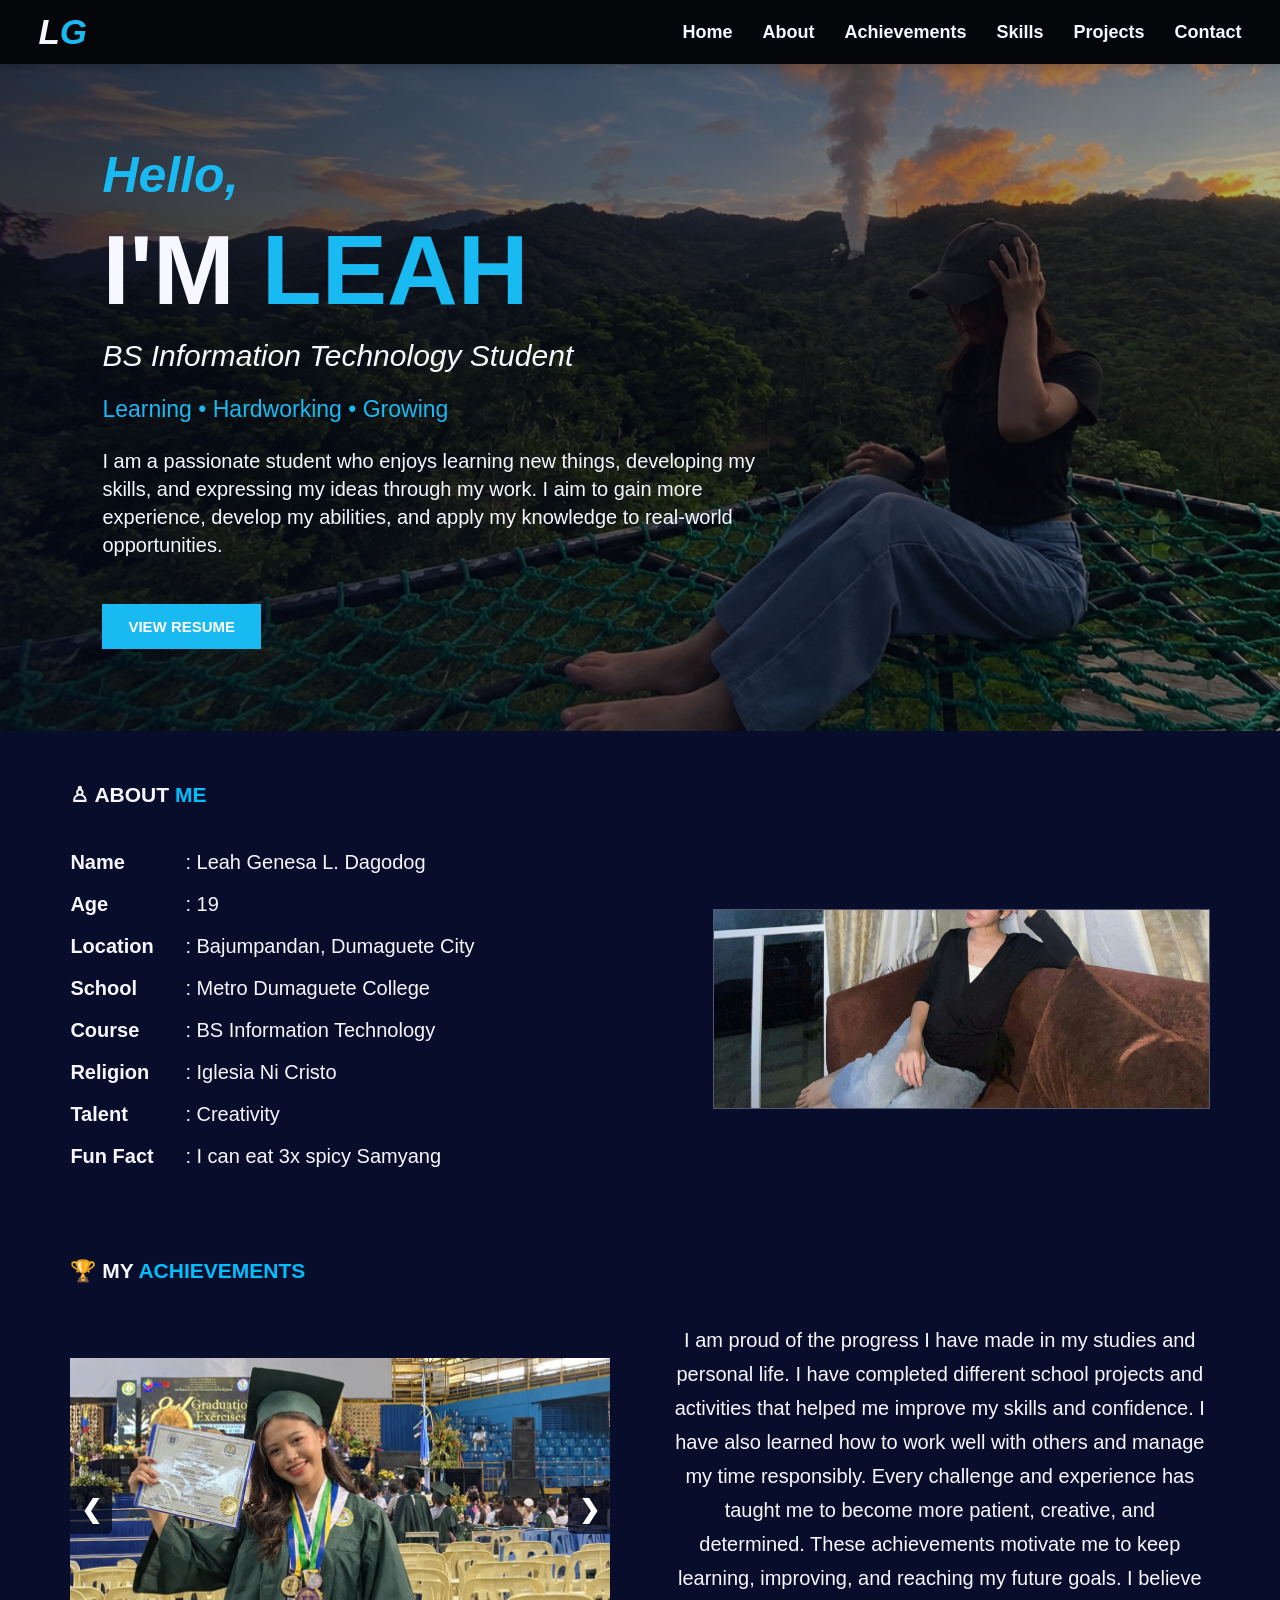
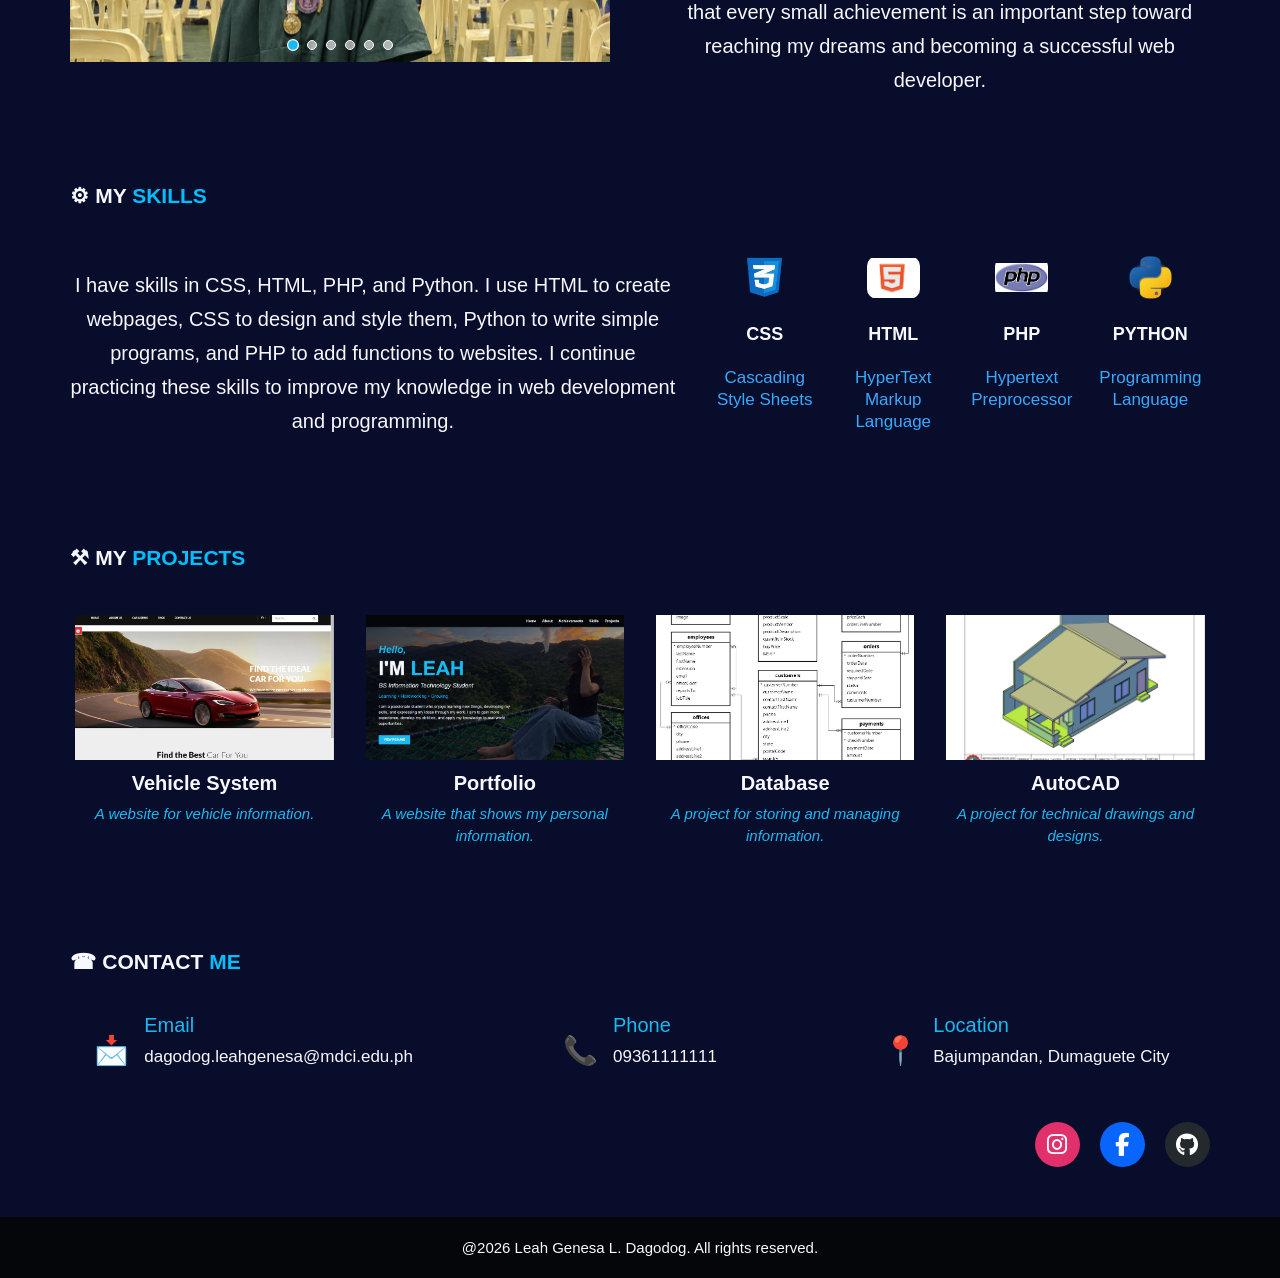
<file: index.html>
<!DOCTYPE html>
<html lang="en">
<head>
    <meta charset="UTF-8">
    <meta name="viewport" content="width=device-width, initial-scale=1.0">
    <title>Leah's Portfolio</title>
    <link rel="stylesheet" href="style.css">
</head>
<body id="top">

    <!-- NAVIGATION -->
    <header class="navbar">
        <a class="logo">L<span>G</span></a>

        <nav>
            <ul class="nav-links">
                <li><a href="#home">Home</a></li>
                <li><a href="#about">About</a></li>
                <li><a href="#achievements">Achievements</a></li>
                <li><a href="#skills">Skills</a></li>
                <li><a href="#projects">Projects</a></li>
                <li><a href="#contact">Contact</a></li>
            </ul>
        </nav>
    </header>

    <!-- HOME -->
    <section class="hero" id="home">
        <div class="hero-content">
            <p class="hello">Hello,</p>
            <h1>I'M <span>LEAH</span></h1>
            <h3>BS Information Technology Student</h3>
            <p class="keywords">Learning • Hardworking • Growing</p>

            <p class="intro">
                I am a passionate student who enjoys learning new things,
                developing my skills, and expressing my ideas through my work. 
                I aim to gain more experience, develop my abilities, and apply my knowledge to real-world opportunities.
            </p>

            <a href="resume.html" class="button">VIEW RESUME</a>
        </div>
    </section>

    <!-- ABOUT ME -->
    <section class="section" id="about">
        <h2>♙ ABOUT <span class="highlight-title">ME</span></h2>

        <div class="about-grid">
            <div class="personal-info">
                <p><strong>Name</strong><span>: Leah Genesa L. Dagodog</span></p>
                <p><strong>Age</strong><span>: 19</span></p>
                <p><strong>Location</strong><span>: Bajumpandan, Dumaguete City</span></p>
                <p><strong>School</strong><span>: Metro Dumaguete College</span></p>
                <p><strong>Course</strong><span>: BS Information Technology</span></p>
                <p><strong>Religion</strong><span>: Iglesia Ni Cristo</span></p>
                <p><strong>Talent</strong><span>: Creativity</span></p>
                <p><strong>Fun Fact</strong><span>: I can eat 3x spicy Samyang</span></p>
            </div>

            <img
                class="about-photo"
                src="kani.jpg"
                alt="About me photo">
        </div>
    </section>

    
<!-- ACHIEVEMENTS -->
<section class="section" id="achievements">

    <h2>🏆 MY <span class="highlight-title">ACHIEVEMENTS</span></h2>

    <div class="achievement-grid">

        <div class="slider">

            <!-- Select which picture is visible -->
            <input type="radio" name="slide" id="slide1" checked>
            <input type="radio" name="slide" id="slide2">
            <input type="radio" name="slide" id="slide3">
            <input type="radio" name="slide" id="slide4">
            <input type="radio" name="slide" id="slide5">
            <input type="radio" name="slide" id="slide6">

            <div class="slides">

                <!-- PICTURE 1 -->
                <div class="slide">
                    <img src="1st achievement.png" alt="First Achievement">

                    <label for="slide6" class="arrow left">&#10094;</label>
                    <label for="slide2" class="arrow right">&#10095;</label>
                </div>

                <!-- PICTURE 2 -->
                <div class="slide">
                    <img src="2nd achievement.jpg" alt="Second Achievement">

                    <label for="slide1" class="arrow left">&#10094;</label>
                    <label for="slide3" class="arrow right">&#10095;</label>
                </div>

                <!-- PICTURE 3 -->
                <div class="slide">
                    <img src="3rd achievement.jpg" alt="Third Achievement">

                    <label for="slide2" class="arrow left">&#10094;</label>
                    <label for="slide4" class="arrow right">&#10095;</label>
                </div>

                <!-- PICTURE 4 -->
                <div class="slide">
                    <img src="achieve4.jpg" alt="Fourth Achievement">

                    <label for="slide3" class="arrow left">&#10094;</label>
                    <label for="slide5" class="arrow right">&#10095;</label>
                </div>

                <!-- PICTURE 5 -->
                <div class="slide">
                    <img src="achieve5.jpg" alt="Fifth Achievement">

                    <label for="slide4" class="arrow left">&#10094;</label>
                    <label for="slide6" class="arrow right">&#10095;</label>
                </div>

                <!-- PICTURE 6 -->
                <div class="slide">
                    <img src="achieve6.jpg" alt="Sixth Achievement">

                    <label for="slide5" class="arrow left">&#10094;</label>
                    <label for="slide1" class="arrow right">&#10095;</label>
                </div>

            </div>

            <!-- CLICKABLE SLIDE DOTS -->
            <div class="slide-dots">
                <label for="slide1" aria-label="Show picture 1"></label>
                <label for="slide2" aria-label="Show picture 2"></label>
                <label for="slide3" aria-label="Show picture 3"></label>
                <label for="slide4" aria-label="Show picture 4"></label>
                <label for="slide5" aria-label="Show picture 5"></label>
                <label for="slide6" aria-label="Show picture 6"></label>
            </div>

        </div>

        <p class="achievement-text">
            I am proud of the progress I have made in my studies and
            personal life. I have completed different school projects
            and activities that helped me improve my skills and confidence.
            I have also learned how to work well with others and manage
            my time responsibly. Every challenge and experience has taught
            me to become more patient, creative, and determined.
            These achievements motivate me to keep learning, improving,
            and reaching my future goals. I believe that every small
            achievement is an important step toward reaching my dreams
            and becoming a successful web developer.
        </p>

    </div>
</section>


    <!-- SKILLS -->
    <section class="section" id="skills">
        <h2>⚙ MY <span class="highlight-title">SKILLS</span></h2>

        <div class="skills-grid">
            <p class="skills-description">
                I have skills in CSS, HTML, PHP, and Python. I use HTML to
                create webpages, CSS to design and style them, Python to write
                simple programs, and PHP to add functions to websites.
                I continue practicing these skills to improve my knowledge
                in web development and programming.
            </p>

            <div class="skills-list">

                <!-- CSS -->

                <div class="skill">

                   <div class="skill-logo">
                    <img src="css.png" alt="CSS">
                   </div>

                    <h3>CSS</h3>

                    <p>
                        Cascading Style Sheets
                    </p>

                </div>


                <!-- HTML -->

                <div class="skill">

                    <div class="skill-logo">
                     <img src="html.jpg" alt="HTML">
                    </div>

                    <h3>HTML</h3>

                    <p>
                        HyperText Markup Language
                    </p>

                </div>


                <!-- PHP -->

                <div class="skill">

                    <div class="skill-logo">
                     <img src="php.png" alt="PHP">
                    </div>

                    <h3>PHP</h3>

                    <p>
                        Hypertext Preprocessor
                    </p>

                </div>


                <!-- PYTHON -->

                <div class="skill">

                   <div class="skill-logo">
                    <img src="python.png" alt="Python">
                   </div>

                    <h3>PYTHON</h3>

                    <p>
                        Programming Language
                    </p>

                </div>

            </div>
        </div>
    </section>

    <!-- PROJECTS -->
    <section class="section" id="projects">
        <h2>⚒ MY <span class="highlight-title">PROJECTS</span></h2>

        <div class="project-grid">

            <div class="project-card">
                <img
                    src="vehicle.png"
                >
                <h3>Vehicle System</h3>
                <p>A website for vehicle information.</p>
            </a>
            </div>

            <div class="project-card">
                <img
                    src="portfolio.png"
                >
                <h3>Portfolio</h3>
                <p>A website that shows my personal information.</p>
            </a>
            </div>

            <div class="project-card">
                <img
                    src="database.png"
                >
                <h3>Database</h3>
                <p>A project for storing and managing information.</p>
            </a>
            </div>

            <div class="project-card">
                <img
                    src="autocad.png"
                >
                <h3>AutoCAD</h3>
                <p>A project for technical drawings and designs.</p>
            </a>
            </div>

        </div>
    </section>

    <!-- CONTACT -->
    <section class="section" id="contact">
        <h2>☎ CONTACT <span class="highlight-title">ME</span></h3></span></h2>

        <div class="contact-grid">

            <div class="contact-item">
                <span class="contact-icon">📩</span>
                <div>
                    <h3>Email</h3>
                    <p>
                        dagodog.leahgenesa@mdci.edu.ph
                    </p>
                </div>
            </div>

            <div class="contact-item">
                <span class="contact-icon">📞</span>
                <div>
                    <h3>Phone</h3>
                    <p> 09361111111</p>
                </div>
            </div>

            <div class="contact-item">
                <span class="contact-icon">📍</span>
                <div>
                    <h3>Location</h3>
                    <p>Bajumpandan, Dumaguete City</p>
                </div>
            </div>

        </div>

<!-- SOCIAL MEDIA LINKS -->
<link rel="stylesheet" href="https://cdnjs.cloudflare.com/ajax/libs/font-awesome/6.7.2/css/all.min.css">
<div class="social-links">

    <!-- Instagram -->
    <a class="social instagram"
       href="https://www.instagram.com/gen_esaxj/"
       target="_blank"
       rel="noopener noreferrer"
       aria-label="Instagram">
        <i class="fa-brands fa-instagram"></i>
    </a>

    <!-- Facebook -->
    <a class="social facebook"
       href="https://www.facebook.com/Genesaxj"
       target="_blank"
       rel="noopener noreferrer"
       aria-label="Facebook">
        <i class="fa-brands fa-facebook-f"></i>
    </a>

    <!-- GitHub -->
    <a class="social github"
       href="https://github.com/dagodogleahgenesa"
       target="_blank"
       rel="noopener noreferrer"
       aria-label="GitHub">
        <i class="fa-brands fa-github"></i>
    </a>

</div>

    </section>

    <!-- CLICK FOOTER TO RETURN TO TOP -->
    <a class="footer" href="#top" title="Back to top">
        @2026 Leah Genesa L. Dagodog. All rights reserved. 
    </a>

</body>
</html>
</file>
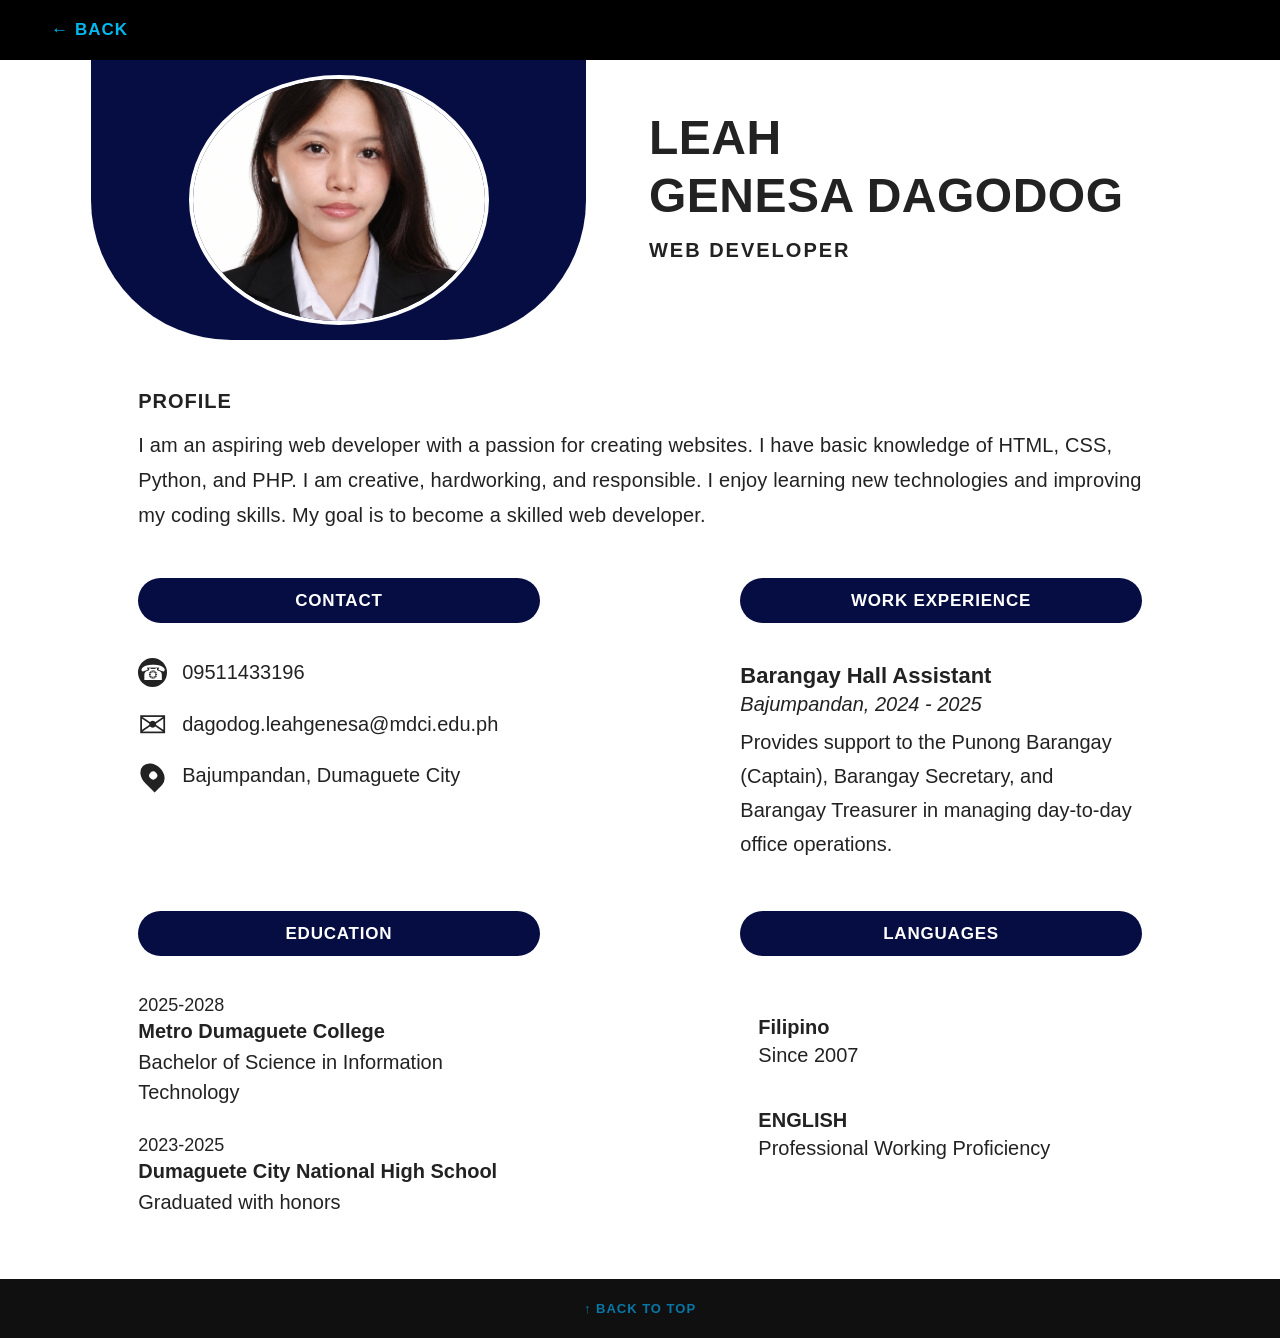
<file: resume.html>
<!DOCTYPE html>
<html lang="en">
<head>
    <meta charset="UTF-8">
    <meta name="viewport" content="width=device-width, initial-scale=1.0">

    <title>Leah's Resume</title>

    <link rel="stylesheet" href="resume.css">
</head>

<body id="top">

    <!-- TOP NAVIGATION -->
    <nav class="top-nav">
        <a href="index.html">← BACK</a>
    </nav>

    <!-- RESUME -->
    <div class="resume-container">

        <!-- HEADER -->
        <header class="resume-header">

            <!-- PROFILE PHOTO -->
            <div class="header-left">
                <div class="profile-image">
                    <img src="RESUME.jpg" alt="Leah Genesa Dagodog">
                </div>
            </div>

            <!-- NAME AND POSITION -->
            <div class="header-right">
                <h1>
                    LEAH <br>
                    GENESA  
                    DAGODOG
                </h1>

                <h3>WEB DEVELOPER</h3>
            </div>

        </header>


        <!-- PROFILE SECTION -->
        <section class="profile-section">

            <h2>PROFILE</h2>

            <p>
                I am an aspiring web developer with a passion for creating websites.
                I have basic knowledge of HTML, CSS, Python, and PHP. I am creative,
                hardworking, and responsible. I enjoy learning new technologies
                and improving my coding skills. My goal is to become a skilled
                web developer.
            </p>

        </section>


        <!-- RESUME INFORMATION -->
        <main class="resume-content">

            <!-- CONTACT -->
            <section class="resume-section contact-section">

                <h2 class="section-heading">CONTACT</h2>

                <div class="contact-list">

                    <div class="contact-item">
                        <span class="contact-icon phone-icon">☎</span>
                        <p>09511433196</p>
                    </div>

                    <div class="contact-item">
                        <span class="contact-icon email-icon">✉</span>
                        <p>dagodog.leahgenesa@mdci.edu.ph</p>
                    </div>

                    <div class="contact-item">
                        <span class="contact-icon location-icon">●</span>
                        <p>Bajumpandan, Dumaguete City</p>
                    </div>

                </div>

            </section>


            <!-- WORK EXPERIENCE -->
            <section class="resume-section experience-section">

                <h2 class="section-heading">WORK EXPERIENCE</h2>

                <div class="experience-details">

                    <h3>Barangay Hall Assistant</h3>

                    <p class="experience-date">
                        Bajumpandan, 2024 - 2025
                    </p>

                    <p class="experience-description">
                        Provides support to the Punong Barangay (Captain),
                        Barangay Secretary, and Barangay Treasurer in managing
                        day-to-day office operations.
                    </p>

                </div>

            </section>


            <!-- EDUCATION -->
            <section class="resume-section education-section">

                <h2 class="section-heading">EDUCATION</h2>

                <div class="education-details">

                    <div class="education-item">

                        <p class="education-date">2025-2028</p>

                        <h3>Metro Dumaguete College</h3>

                        <p>
                            Bachelor of Science in Information Technology
                        </p>

                    </div>


                    <div class="education-item">

                        <p class="education-date">2023-2025</p>

                        <h3>Dumaguete City National High School</h3>

                        <p>Graduated with honors</p>

                    </div>

                </div>

            </section>


            <!-- LANGUAGES -->
            <section class="resume-section languages-section">

                <h2 class="section-heading">LANGUAGES</h2>

                <div class="language-details">

                    <div class="language-item">

                        <h3>Filipino</h3>

                        <p>Since 2007</p>

                    </div>


                    <div class="language-item">

                        <h3>ENGLISH</h3>

                        <p>Professional Working Proficiency</p>

                    </div>

                </div>

            </section>

        </main>


        <!-- FOOTER -->
        <footer class="resume-footer">

            <a href="#top">↑ BACK TO TOP</a>

        </footer>

    </div>

</body>
</html>
</file>
<file: style.css>
/* =========================
   GENERAL STYLE
========================= */

:root {
    --bg: #080d2c;
    --nav: #050609;
    --cyan: #19b9f2;
    --white: #f7f8ff;
    --muted: #d7d9e7;
}

* {
    box-sizing: border-box;
}

html {
    scroll-behavior: smooth;
    scroll-padding-top: 65px;
}

body {
    margin: 0;
    background: var(--bg);
    color: var(--white);
    font-family: Arial, Helvetica, sans-serif;
    font-size: 14px;
}

img {
    display: block;
    max-width: 100%;
}

a {
    color: inherit;
}

/* =========================
   NAVIGATION BAR
========================= */

.navbar {
    position: sticky;
    top: 0;
    z-index: 100;
    min-height: 58px;
    padding: 12px 3%;
    display: flex;
    align-items: center;
    justify-content: space-between;
    gap: 20px;
    background: var(--nav);
    box-shadow: 0 2px 12px rgba(0, 0, 0, 0.2);
}

.logo {
    color: var(--white);
    font-size: 35px;
    font-weight: 800;
    font-style: italic;
    text-decoration: none;
}

.logo span {
    color: var(--cyan);
}

.nav-links {
    display: flex;
    flex-wrap: wrap;
    align-items: center;
    justify-content: flex-end;
    gap: 12px 30px;
    list-style: none;
    padding: 0;
    margin: 0;
}

.nav-links a {
    color: var(--white);
    font-size: 18px;
    font-weight: bold;
    text-decoration: none;
    transition: color 0.3s;
}

.nav-links a:hover {
    color: var(--cyan);
}

/* =========================
   HOME / HERO
========================= */

.hero {
    min-height: 470px;
    display: flex;
    align-items: center;
    background:
        linear-gradient(
            90deg,
            rgba(4, 7, 23, 0.78),
            rgba(4, 7, 23, 0.3)
        ),
        url("herovan.png")
        center 80% / cover no-repeat;
}

.hero-content {
    width: 200%;
    max-width: 1400px;
    margin: 0 auto;
    padding: 82px 8%;

}

.hello {
    color: var(--cyan);
    font-size: 50px;
    font-weight: bold;
    font-style: italic;
    margin: 0 0 10px;
}

.hero h1 {
    font-size: clamp(98px, 5vw, 54px);
    margin: 0 0 12px;
}

.hero h1 span {
    color: var(--cyan);
}

.hero h3 {
    font-size: 30px;
    font-weight: normal;
    font-style: italic;
    margin: 0 0 5px;
}

.keywords {
    color: var(--cyan);
    font-size: 23px;
    margin-bottom: 24px;
    
}

.intro {
    max-width: 700px;
    line-height: 1.4;
    margin-bottom: 45px;
    font-size: 20px;
}

.button {
    display: inline-block;
    padding: 13px 25px;
    background: var(--cyan);
    border: 1px solid var(--cyan);
    color: white;
    font-size: 15px;
    font-weight: bold;
    text-decoration: none;
    transition: 0.3s;
}

.button:hover {
    background: #078cc0;
    transform: translateY(-2px);
}

/* =========================
   SHARED SECTION STYLE
========================= */

.section {
    width: 100%;
    padding: 35px clamp(22px, 5.5vw, 86px);
    border-bottom: 1px solid (255, 255, 255, 0.5);
    scroll-margin-top: 65px;
    
}

.section-title {
    display: flex;
    align-items: center;
    gap: 12px;
    margin: 0 0 28px;
    font-size: 25px;
    font-weight: normal     ;
    font-style: italic;
    text-transform: uppercase;
    
}

.section-title span {
    color: var(--cyan);
}

/* =========================
   ABOUT ME
========================= */

.about-grid {
    display: grid;
    grid-template-columns: 1.1fr 0.9fr;
    align-items: center;
    gap: 35px;
}

.personal-info {
    display: flex;
    flex-direction: column;
    gap: 12px;
}

.personal-info p {
    display: grid;
    grid-template-columns: 105px 1fr;
    gap: 10px;
    margin: 0;
    font-size: 20px;
    line-height: 1.5;
}

.personal-info strong {
    color: var(--white);
}

.personal-info span {
    overflow-wrap: anywhere;
}

.about-photo {
    width: 100%;
    height: 200px;
    object-fit: cover;
    border: 1px solid rgba(255, 255, 255, 0.3);
}


/* =========================
   ACHIEVEMENT SLIDESHOW
   HTML AND CSS ONLY
========================= */

.achievement-grid {
    display: grid;
    grid-template-columns: 1fr 1fr;
    align-items: center;
    gap: clamp(25px, 5vw, 60px);
}

.slider {
    width: 100%;
    position: relative;
    overflow: hidden;
    aspect-ratio: 16 / 9;
    background: #111936;
}

/* Hide radio buttons */
.slider input {
    position: absolute;
    opacity: 0;
    pointer-events: none;
}

/* Six pictures in one horizontal row */
.slides {
    display: flex;
    width: 600%;
    height: 100%;
    transition: transform 0.5s ease-in-out;
}

.slide {
    position: relative;
    flex: 0 0 16.666667%;
    width: 16.666667%;
    height: 100%;
}

.slide img {
    width: 100%;
    height: 100%;
    object-fit: cover;
    display: block;
}

/* Move the slideshow when a radio button is selected */

#slide1:checked ~ .slides {
    transform: translateX(0);
}

#slide2:checked ~ .slides {
    transform: translateX(-16.666667%);
}

#slide3:checked ~ .slides {
    transform: translateX(-33.333333%);
}

#slide4:checked ~ .slides {
    transform: translateX(-50%);
}

#slide5:checked ~ .slides {
    transform: translateX(-66.666667%);
}

#slide6:checked ~ .slides {
    transform: translateX(-83.333333%);
}

/* Left and right arrows */
.arrow {
    position: absolute;
    top: 50%;
    transform: translateY(-50%);
    width: 42px;
    height: 48px;
    display: flex;
    justify-content: center;
    align-items: center;
    background: rgba(4, 8, 28, 0.75);
    color: white;
    font-size: 25px;
    font-weight: bold;
    cursor: pointer;
    user-select: none;
    transition: background 0.3s;
    z-index: 5;
}

.arrow:hover {
    background: var(--cyan);
}

.arrow.left {
    left: 0;
    border-radius: 0 5px 5px 0;
}

.arrow.right {
    right: 0;
    border-radius: 5px 0 0 5px;
}

/* Dots at the bottom of the slideshow */
.slide-dots {
    position: absolute;
    bottom: 12px;
    left: 0;
    right: 0;
    z-index: 10;
    display: flex;
    justify-content: center;
    gap: 9px;
}

.slide-dots label {
    width: 10px;
    height: 10px;
    border: 1px solid white;
    border-radius: 50%;
    background: rgba(255, 255, 255, 0.6);
    cursor: pointer;
}

/* Active dot for all six pictures */
#slide1:checked ~ .slide-dots label[for="slide1"],
#slide2:checked ~ .slide-dots label[for="slide2"],
#slide3:checked ~ .slide-dots label[for="slide3"],
#slide4:checked ~ .slide-dots label[for="slide4"],
#slide5:checked ~ .slide-dots label[for="slide5"],
#slide6:checked ~ .slide-dots label[for="slide6"] {
    background: var(--cyan);
    transform: scale(1.2);
}

/* Achievement description */
.achievement-text {
    font-size: 20px;
    line-height: 1.7;
    text-align: center;
    margin: 0;
}


/* =========================
   SKILLS
========================= */

.skills-grid {
    display: grid;
    grid-template-columns: 1.2fr 1fr;
    gap: 30px;
    align-items: center;
}

.skills-description {
    font-size: 20px;
    line-height: 1.7;
    text-align: center;
}

.skills-list {
        display: grid;
        grid-template-columns: repeat(4, 1fr);
        gap: 10px;
        text-align: center;
        }

        .skill {
        display: flex;
        flex-direction: column;
        align-items: center;
        }

        .skill-logo {
        width: 53px;
        height: 43px;
        border-radius: 10px;
            display: flex;
            justify-content: center;
            align-items: center;
            margin-bottom: 7px;
            overflow: hidden;
        }

        .skill-logo img {
            max-width: 100%;
            max-height: 100%;
            object-fit: contain;
        }

        .skill-logo .skill-text {
            font-size: 19px;
            font-weight: bold;
            font-style: italic;
        }

        .css-text {
            color: #38a9ff;
        }

        .html-text {
            color: #ff7a70;
        }

        .php-text {
            color: #c2c7ff;
        }

        .python-text {
            color: #ffd34d;
        }

        .skill h3 {
            font-size: 18px;
            margin-bottom: 5px;
        }

        .skill p {
            font-size: 17px;
            line-height: 1.3;
            color: #38a9ff;
        }

/* =========================
   PROJECTS
========================= */

.project-grid {
    display: grid;
    grid-template-columns: repeat(4, minmax(0, 1fr));
    gap: 22px;
}

.project-card {
    min-width: 0;
    padding: 5px;
    text-align: center;
    text-decoration: none;

}

.project-card:hover {
    border-color: var(--cyan);
    
}

.project-card img {
    width: 100%;
    aspect-ratio: 16 / 9;
    object-fit: cover;
    margin-bottom: 12px;
}

.project-card h3 {
    font-size: 20px;
    margin: 0 0 8px;
}

.project-card p {
    color: var(--cyan);
    font-size: 15px;
    line-height: 1.5;
    font-style: italic;
    margin: 0;
}

/* =========================
   CONTACT
========================= */

.contact-grid {
    display: grid;
    grid-template-columns: repeat(3, 1fr);
    align-items: center;
    justify-items: center;
    gap: 20px;
    width: 100%;
}

.contact-item {
    display: flex;
    align-items: center;
    justify-content: center;
    gap: 15px;
    width: 100%;
}

.contact-icon {
    color: var(--cyan);
    font-size: 28px;

}

.contact-item h3 {
    color: var(--cyan);
    font-size: 20px;
    font-weight: normal;
    margin: 0 0 7px;

}

.contact-item p,
.contact-item a {
    font-size: 17px;
    line-height: 1.5;
    overflow-wrap: anywhere;
    margin-top: 0;
    text-decoration: none;
}

.contact-item a:hover {
    color: var(--cyan);
}

#contact .social-links {
    margin-top: 35px;
    margin-bottom: 15px;
}

#contact {
    min-height: auto;
    padding-top: 45px;
    padding-bottom: 35px;
    margin-bottom: 0;
}

/* =========================
   SOCIAL MEDIA LINKS
========================= */

.social-links {
    display: flex;
    justify-content: flex-end;
    align-items: center;
    gap: 20px;
    margin-top: 80px;
}

.social {
    width: 45px;
    height: 45px;

    display: inline-flex;
    justify-content: center;
    align-items: center;

    border-radius: 50%;

    color: white;
    text-decoration: none;

    font-size: 23px;

    transition: all 0.3s ease;
}

/* INSTAGRAM */
.instagram {
    background: #E1306C;
}

/* FACEBOOK */
.facebook {
    background: #0866FF;
}

/* GITHUB */
.github {
    background: #24292e;
}

/* HOVER EFFECT */
.social:hover {
    transform: translateY(-6px) scale(1.1);
    box-shadow: 0 5px 15px rgba(0, 140, 255, 0.4);
}

/* ICON ALIGNMENT */
.social i {
    display: flex;
    justify-content: center;
    align-items: center;
}


/* =========================
   FOOTER
========================= */

.footer {
    display: flex;
    flex-direction: column;
    align-items: center;
    gap: 8px;
    padding: 22px 15px;
    background: #050609;
    color: var(--white);
    text-align: center;
    font-size: 15px;
    text-decoration: none;
    transition: color 0.3s;
}

.footer span {
    color: var(--cyan);
}

.footer:hover {
    color: var(--cyan);
}



/* =========================
   RESPONSIVE DESIGN
========================= */

@media (min-width: 1500px) {
    .hero {
        min-height: 600px;
    }

    .section {
        padding-top: 30px;
        padding-bottom: 100px;
    }

    .about-photo {
        height: 320px;
    }
}

@media (max-width: 900px) {
    .navbar {
        padding: 14px 20px;
        align-items: flex-start;
    }

    .nav-links {
        gap: 12px 16px;
    }

    .nav-links a {
        font-size: 12px;
    }

    .about-grid,
    .achievement-grid,
    .skills-grid {
        grid-template-columns: 1fr;
    }

    .achievement-text,
    .skills-description {
        text-align: left;
    }

    .project-grid {
        grid-template-columns: repeat(2, minmax(0, 1fr));
    }

    .contact-grid {
        grid-template-columns: 1fr;
        gap: 20px;
    }

    .social-links {
        justify-content: center;
    }
}

@media (max-width: 500px) {
    .navbar {
        display: block;
    }

    .logo {
        display: inline-block;
        margin-bottom: 12px;
    }

    .nav-links {
        justify-content: flex-start;
        gap: 12px 15px;
    }

    .hero {
        min-height: 400px;
    }

    .hero-content {
        padding: 45px 24px;
    }

    .section {
        padding: 26px 20px;
    }

    .personal-info p {
        grid-template-columns: 85px 1fr;
        font-size: 13px;
    }

    .skill-list {
        grid-template-columns: repeat(2, minmax(0, 1fr));
    }

    .project-grid {
        gap: 12px;
    }

    .project-card h3 {
        font-size: 13px;
    }

    .arrow {
        width: 34px;
        height: 42px;
        font-size: 20px;
    }
}


    .highlight-title {
    color: #00bfff;
}

/* ABOUT ME TITLE */
#about h2 {
    margin-bottom: 40px;
}

/* ACHIEVEMENTS TITLE */
#achievements h2 {
    margin-bottom: 40px;
}

/* SKILLS TITLE */
#skills h2 {
    margin-bottom: 40px;
}

/* PROJECTS TITLE */
#projects h2 {
    margin-bottom: 40px;
}

/* CONTACT TITLE */
#contact h2 {
    margin-bottom: 40px;
}
</file>
<file: resume.css>
/* =========================================
   GENERAL SETTINGS
========================================= */

* {
    margin: 0;
    padding: 0;
    box-sizing: border-box;
}

html {
    width: 100%;
    min-height: 100%;
    scroll-behavior: smooth;
    scroll-padding-top: 56px;
}

body {
    width: 100%;
    min-height: 100vh;
    font-family: Arial, Helvetica, sans-serif;
    background: white;
    color: #222222;
    overflow-x: hidden;
}


/* =========================================
   TOP NAVIGATION
========================================= */

.top-nav {
    width: 100%;
    height: 60px;
    background: #000000;

    display: flex;
    align-items: center;

    padding: 0 4%;
    position: relative;
    z-index: 10;
}

.top-nav a {
    color: #00b9ef;
    text-decoration: none;

    font-size: 17px;
    font-weight: 800;
    letter-spacing: 1px;

    transition: 0.3s;
}

.top-nav a:hover {
    color: white;
    transform: translateX(-3px);
}


/* =========================================
   MAIN RESUME CONTAINER
========================================= */

.resume-container {
    width: 100%;
    min-height: calc(100vh - 56px);

    background: #ffffff;

    display: flex;
    flex-direction: column;
}


/* =========================================
   HEADER
========================================= */

.resume-header {
    width: 100%;
    height: 280px;

    display: grid;
    grid-template-columns: 42% 58%;

    flex-shrink: 0;
}


/* LEFT HEADER - NAVY BLUE */

.header-left {
    width: 92%;
    height: 280px;

    margin-left: 17%;

    background: #050d43;

    border-radius: 0 0 140px 140px;

    display: flex;
    justify-content: center;
    align-items: center;
}


/* =========================================
   PROFILE IMAGE
========================================= */

.profile-image {
    width: 300px;
    height: 250px;

    border: 4px solid white;
    border-radius: 50%;

    overflow: hidden;

    margin-top: 0px;
}

.profile-image img {
    width: 100%;
    height: 100%;

    object-fit: cover;
    object-position: center;
    display: block;
}


/* =========================================
   RIGHT HEADER - NAME
========================================= */

.header-right {
    width: 100%;

    padding-top: 49px;
    padding-left: 15%;
}

.header-right h1 {
    color: #222222;

    font-size: 48px;
    line-height: 1.2;

    font-weight: 900;
    letter-spacing: 0.5px;
}

.header-right h3 {
    font-size: 20px;
    font-weight: 800;

    letter-spacing: 2px;

    margin-top: 15px;
    color: #222222;
}


/* =========================================
   PROFILE SECTION
========================================= */

.profile-section {
    width: 100%;

    padding: 50px 10.8% 45px;
}

.profile-section h2 {
    font-size: 20px;
    font-weight: 900;

    letter-spacing: 1px;

    margin-bottom: 15px;
    color: #222222;
}

.profile-section p {
    width: 100%;

    font-size: 20px;
    line-height: 1.75;

    letter-spacing: 0.15px;
    font-weight: 400;

    color: #222222;
}


/* =========================================
   RESUME CONTENT - TWO COLUMNS
========================================= */

.resume-content {
    width: 78.4%;

    margin: 0 auto;

    display: grid;

    grid-template-columns: 40% 40%;

    justify-content: space-between;

    column-gap: 0;
    row-gap: 45px;

    padding-bottom: 30px;
}


/* =========================================
   SECTION HEADING BUTTONS
========================================= */

.section-heading {
    width: 100%;
    height: 45px;

    background: #050d43;
    color: white;

    border-radius: 40px;

    display: flex;
    justify-content: center;
    align-items: center;

    font-size: 17px;
    font-weight: 900;

    letter-spacing: 0.8px;

    margin-bottom: 35px;
}


/* =========================================
   CONTACT SECTION
========================================= */

.contact-list {
    display: flex;
    flex-direction: column;

    gap: 23px;

    padding-left: 0;
}

.contact-item {
    width: 100%;

    display: flex;
    align-items: center;

    gap: 15px;
}

.contact-item p {
    font-size: 20px;
    font-weight: 500;

    color: #222222;
}


/* CONTACT ICONS */

.contact-icon {
    width: 29px;
    height: 29px;

    flex-shrink: 0;

    display: flex;
    justify-content: center;
    align-items: center;

    color: white;
    background: #222222;
}


/* PHONE */

.phone-icon {
    font-size: 21px;
    border-radius: 50%;
}


/* EMAIL */

.email-icon {
    background: transparent;
    color: #222222;

    font-size: 35px;
}


/* LOCATION */

.location-icon {
    position: relative;

    background: #222222;
    color: #222222;

    width: 21px;
    height: 27px;

    border-radius: 50% 50% 50% 0;

    transform: rotate(-45deg);

    margin-left: 4px;
    margin-right: 4px;
}

.location-icon::after {
    content: "";

    position: absolute;

    width: 8px;
    height: 8px;

    background: white;
    border-radius: 50%;
}


/* =========================================
   WORK EXPERIENCE
========================================= */

.experience-details {
    padding: 5px 0;
}

.experience-details h3 {
    font-size: 22px;
    font-weight: 800;

    margin-bottom: 4px;
    color: #222222;
}

.experience-date {
    font-size: 20px;
    font-style: italic;

    margin-bottom: 9px;
    color: #222222;
}

.experience-description {
    font-size: 20px;

    line-height: 1.7;
    color: #222222;
}


/* =========================================
   EDUCATION
========================================= */

.education-details {
    padding: 4px 0;
}

.education-item {
    margin-bottom: 28px;
}

.education-date {
    font-size: 18px;
    margin-bottom: 4px;
}

.education-item h3 {
    font-size: 20px;
    font-weight: 800;

    margin-bottom: 4px;
    color: #222222;
}

.education-item p:not(.education-date) {
    font-size: 20px;
    line-height: 1.5;
}


/* =========================================
   LANGUAGES
========================================= */

.language-details {
    padding: 25px 18px;
}

.language-item {
    margin-bottom: 42px;
}

.language-item h3 {
    font-size: 20px;
    font-weight: 800;

    margin-bottom: 5px;
    color: #222222;
}

.language-item p {
    font-size: 20px;
    color: #222222;
}


/* =========================================
   FOOTER
========================================= */

.resume-footer {
    width: 100%;
    height: 59px;

    background: #101010;

    

    display: flex;
    justify-content: center;
    align-items: center;

    margin-top: auto;

    flex-shrink: 0;
}

.resume-footer a {
    color: #0876a7;

    text-decoration: none;

    font-size: 13px;
    font-weight: 800;

    letter-spacing: 1px;

    transition: 0.3s;
}

.resume-footer a:hover {
    color: white;
}


/* =========================================
   TABLET RESPONSIVE DESIGN
========================================= */

@media screen and (max-width: 900px) {

    .header-right {
        padding-left: 8%;
    }

    .header-right h1 {
        font-size: 34px;
    }

    .profile-image {
        width: 190px;
        height: 190px;
    }

    .resume-content {
        width: 82%;
    }

    .section-heading {
        font-size: 15px;
    }

    .contact-item p {
        font-size: 12px;
    }
}


/* =========================================
   MOBILE RESPONSIVE DESIGN
========================================= */

@media screen and (max-width: 650px) {

    .top-nav {
        height: 52px;
        padding: 0 6%;
    }

    .resume-container {
        min-height: calc(100vh - 52px);
    }

    .resume-header {
        height: 250px;

        grid-template-columns: 40% 60%;
    }

    .header-left {
        width: 95%;
        height: 235px;

        margin-left: 5%;

        border-radius: 0 0 100px 100px;
    }

    .profile-image {
        width: 140px;
        height: 140px;

        margin-top: 20px;
    }

    .header-right {
        padding-top: 48px;
        padding-left: 8%;
    }

    .header-right h1 {
        font-size: clamp(26px, 6vw, 38px);
        line-height: 1.2;
    }

    .header-right h3 {
        font-size: 12px;
        margin-top: 15px;
        letter-spacing: 1.5px;
    }

    .profile-section {
        padding: 25px 7% 35px;
    }

    .profile-section h2 {
        font-size: 17px;
    }

    .profile-section p {
        font-size: 12px;
        line-height: 1.7;
    }

    .resume-content {
        width: 86%;

        grid-template-columns: 1fr;

        row-gap: 35px;

        padding-bottom: 30px;
    }

    .section-heading {
        height: 48px;
        font-size: 16px;
        margin-bottom: 25px;
    }

    .contact-list {
        gap: 20px;
    }

    .contact-item p {
        font-size: 13px;
    }

    .experience-details {
        padding: 5px 10px;
    }

    .experience-description {
        font-size: 13px;
    }

    .education-details {
        padding: 4px 5px;
    }

    .language-details {
        padding: 4px 5px;
    }

    .language-item {
        margin-bottom: 25px;
    }

    .resume-footer {
        height: 45px;
    }
}


/* =========================================
   EXTRA SMALL MOBILE SCREENS
========================================= */

@media screen and (max-width: 380px) {

    .profile-image {
        width: 115px;
        height: 115px;
    }

    .header-right {
        padding-left: 10px;
        padding-top: 45px;
    }

    .header-right h1 {
        font-size: 26px;
    }

    .header-right h3 {
        font-size: 10px;
    }

    .contact-item {
        gap: 12px;
    }

    .contact-item p {
        font-size: 11px;
    }

    .education-item h3 {
        font-size: 14px;
    }
}
</file>
